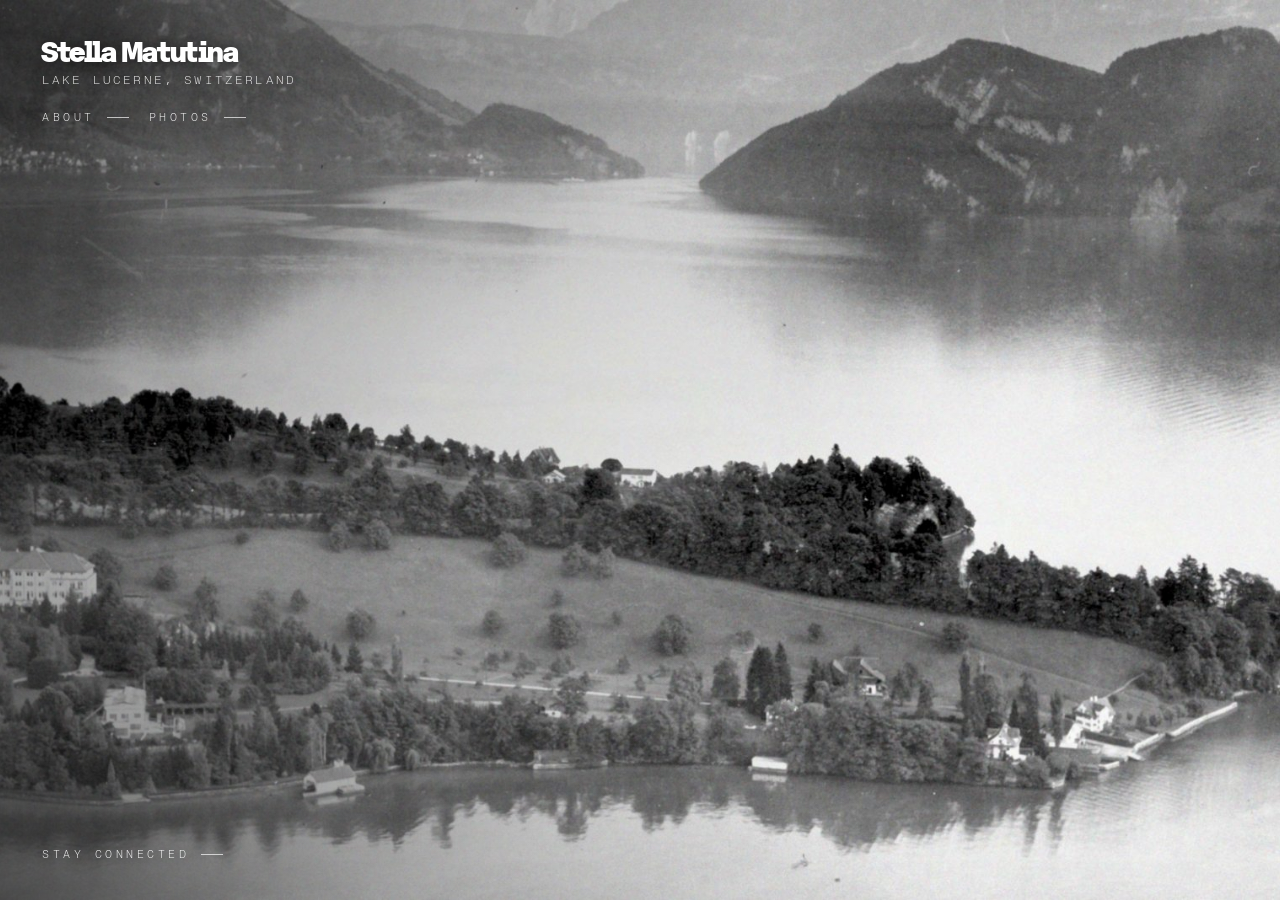
<file: index.html>
<!doctype html>
<html lang="en">
<head>
<meta charset="utf-8" />
<meta name="viewport" content="width=device-width, initial-scale=1, viewport-fit=cover" />
<title>Stella Matutina</title>
<link rel="icon" href="/favicon.ico" sizes="any" />
<link rel="icon" type="image/png" href="/assets/favicon-32.png" sizes="32x32" />
<link rel="apple-touch-icon" href="/assets/apple-touch-icon.png" />
<style>
  @font-face {
    font-family: 'Tofth Grotesk Mono';
    src: url('assets/Tofth-Grotesk-Mono.ttf') format('truetype');
    font-weight: 400;
    font-display: swap;
  }
  @font-face {
    font-family: 'Tofth Grotesk Semi Mono';
    src: url('assets/Tofth-Grotesk-Semi-Mono-Negative-Tracking.ttf') format('truetype');
    font-weight: 400;
    font-display: swap;
  }

  * { box-sizing: border-box; margin: 0; padding: 0; }

  html, body {
    height: 100%;
    overflow: hidden;
    background: #000;
    font-family: 'Tofth Grotesk Mono', ui-monospace, 'SF Mono', Menlo, monospace;
    color: #fff;
    -webkit-font-smoothing: antialiased;
    -moz-osx-font-smoothing: grayscale;
  }

  /* ============ B&W AERIAL BACKGROUND ============ */
  .bg-stage {
    position: fixed;
    inset: 0;
    overflow: hidden;
    z-index: 0;
    background: #000;
  }
  /* Tiny placeholder is rendered as a blurred-up background, so the screen is
     never blank while the full image streams in. */
  .bg-placeholder {
    position: absolute;
    inset: 0;
    background-size: cover;
    background-position: center;
    filter: blur(24px);
    transform: scale(1.08);
    transition: opacity 0.6s ease;
  }
  .bg-stage img {
    position: absolute;
    inset: 0;
    width: 100%;
    height: 100%;
    object-fit: cover;
    object-position: center;
    opacity: 0;
    transition: opacity 0.7s ease;
  }
  .bg-stage img.loaded { opacity: 1; }
  .bg-stage img.loaded ~ .bg-placeholder,
  .bg-stage.ready .bg-placeholder { opacity: 0; }
  /* Subtle vignette to anchor the top-left text */
  .bg-stage::after {
    content: '';
    position: absolute;
    inset: 0;
    background:
      linear-gradient(135deg, rgba(0,0,0,0.55) 0%, rgba(0,0,0,0.15) 38%, rgba(0,0,0,0) 65%);
    pointer-events: none;
  }

  /* ============ TOP-LEFT TEXT BLOCK ============ */
  .corner {
    position: fixed;
    top: 38px;
    left: 42px;
    z-index: 3;
    color: #fff;
    display: flex;
    flex-direction: column;
    gap: 6px;
    animation: fade 1.4s ease 0.2s both;
  }
  @keyframes fade { from { opacity: 0; transform: translateY(-4px); } to { opacity: 1; transform: none; } }

  .corner .title {
    font-family: 'Tofth Grotesk Semi Mono', 'Tofth Grotesk Mono', monospace;
    font-size: 28px;
    letter-spacing: 0.02em;
    line-height: 1.05;
    font-weight: 400;
    text-shadow: 0 1px 14px rgba(0,0,0,0.5);
  }
  .corner .place {
    font-family: 'Tofth Grotesk Mono', monospace;
    font-size: 12px;
    letter-spacing: 0.18em;
    text-transform: uppercase;
    color: rgba(255,255,255,0.85);
    text-shadow: 0 1px 12px rgba(0,0,0,0.5);
  }
  .corner .about {
    margin-top: 18px;
    background: transparent;
    border: none;
    padding: 0;
    color: #fff;
    cursor: pointer;
    font-family: 'Tofth Grotesk Mono', monospace;
    font-size: 11px;
    letter-spacing: 0.32em;
    text-transform: uppercase;
    text-decoration: none;
    display: inline-flex;
    align-items: center;
    gap: 12px;
    opacity: 0.9;
    transition: opacity 0.2s ease, gap 0.25s ease;
    text-shadow: 0 1px 12px rgba(0,0,0,0.5);
  }
  .corner .about::after {
    content: '';
    width: 22px;
    height: 1px;
    background: rgba(255,255,255,0.75);
    transition: width 0.25s ease;
  }
  .corner .about:hover { opacity: 1; gap: 16px; }
  .corner .about:hover::after { width: 32px; }
  .corner .about:focus-visible { outline: 1px dashed rgba(255,255,255,0.8); outline-offset: 6px; }
  .corner.hidden {
    opacity: 0;
    filter: blur(8px);
    pointer-events: none;
    transition: opacity 0.35s ease, filter 0.35s ease;
  }

  /* ============ MODAL ============ */
  .modal-wrap {
    position: fixed;
    inset: 0;
    z-index: 11;
    display: flex;
    align-items: flex-start;
    justify-content: center;
    padding: 40px 24px;
    pointer-events: none;
    overflow-y: auto;
    -webkit-overflow-scrolling: touch;
  }
  .modal-wrap.open { pointer-events: auto; }

  .modal {
    pointer-events: none;
    position: relative;
    width: 100%;
    max-width: 480px;
    color: #fff;
    margin-top: auto;
    margin-bottom: auto;
  }
  .modal.open { pointer-events: auto; }

  @property --b {
    syntax: '<length>';
    inherits: false;
    initial-value: 0px;
  }
  .modal-blur {
    position: fixed;
    inset: 0;
    background: rgba(0,0,0,0);
    --b: 0px;
    backdrop-filter: blur(var(--b));
    -webkit-backdrop-filter: blur(var(--b));
    transition: --b 0.9s ease, background 0.9s ease;
    pointer-events: none;
    -webkit-mask-image: radial-gradient(ellipse 70% 65% at 50% 50%,
      #000 0%,
      rgba(0,0,0,0.92) 42%,
      rgba(0,0,0,0.65) 62%,
      rgba(0,0,0,0.3) 80%,
      rgba(0,0,0,0.1) 92%,
      transparent 100%);
            mask-image: radial-gradient(ellipse 70% 65% at 50% 50%,
      #000 0%,
      rgba(0,0,0,0.92) 42%,
      rgba(0,0,0,0.65) 62%,
      rgba(0,0,0,0.3) 80%,
      rgba(0,0,0,0.1) 92%,
      transparent 100%);
  }
  .modal.open .modal-blur { --b: 26px; background: rgba(0,0,0,0.25); }

  .modal-content {
    position: relative;
    padding: 36px 36px 32px;
    text-shadow: 0 1px 12px rgba(0,0,0,0.45);
    opacity: 0;
    transform: translateY(6px);
    transition: opacity 0.5s ease 0.15s, transform 0.6s ease 0.15s;
  }
  .modal.open .modal-content { opacity: 1; transform: none; }

  .modal-close {
    position: absolute;
    top: 6px;
    right: 6px;
    width: 32px;
    height: 32px;
    background: transparent;
    border: none;
    cursor: pointer;
    color: #fff;
    font-family: 'Tofth Grotesk Mono', monospace;
    font-size: 22px;
    line-height: 1;
    display: flex;
    align-items: center;
    justify-content: center;
    transition: opacity 0.2s;
    opacity: 0.7;
    z-index: 5;
    /* Halo so the × is readable even if it sits over a bright part of the photo. */
    text-shadow: 0 0 12px rgba(0,0,0,0.7), 0 1px 2px rgba(0,0,0,0.6);
  }
  .modal-close:hover { opacity: 1; }

  .modal-image {
    width: 100%;
    aspect-ratio: 1 / 1.12;
    overflow: hidden;
    background: transparent;
    position: relative;
    border-radius: 14px;
  }
  .modal-image img {
    width: 100%;
    height: 100%;
    object-fit: cover;
    object-position: center;
    display: block;
  }

  .modal-body {
    padding-top: 28px;
    font-family: 'Tofth Grotesk Mono', monospace;
    font-size: 13px;
    line-height: 1.65;
    color: rgba(255,255,255,0.92);
    text-wrap: pretty;
  }
  .modal-body p + p { margin-top: 14px; }

  .modal-footer {
    margin-top: 28px;
    padding-top: 18px;
    border-top: 1px solid rgba(255,255,255,0.18);
    display: flex;
    align-items: center;
    justify-content: space-between;
    font-family: 'Tofth Grotesk Mono', monospace;
    font-size: 12px;
    letter-spacing: 0.06em;
  }
  .modal-footer .label {
    text-transform: uppercase;
    letter-spacing: 0.22em;
    font-size: 10px;
    color: rgba(255,255,255,0.5);
  }
  .modal-footer a {
    color: #fff;
    text-decoration: underline;
    text-decoration-thickness: 1px;
    text-underline-offset: 3px;
    transition: opacity 0.2s ease;
  }
  .modal-footer a:hover { opacity: 0.7; }

  .place-link {
    color: inherit;
    text-decoration: none;
    transition: opacity 0.2s ease;
  }
  .place-link:hover { opacity: 0.7; }

  .body-link {
    color: inherit;
    text-decoration: underline;
    text-decoration-thickness: 1px;
    text-underline-offset: 3px;
    transition: opacity 0.2s ease;
  }
  .body-link:hover { opacity: 0.7; }

  /* ============ MOBILE ============ */
  @media (max-width: 600px) {
    .bg-stage img { object-position: 20% center; }
    .bg-placeholder { background-position: 20% center; }
    .corner { top: 24px; left: 22px; }
    .corner .title { font-size: 22px; }
    .corner .place { font-size: 11px; letter-spacing: 0.16em; }
    .modal { max-width: 100%; }
    .modal-content {
      /* Extra top padding so the close × sits clear above the photo. */
      padding: 48px 24px 26px;
    }
    .modal-blur { inset: -80px -80px; }
    .modal-close {
      top: 8px;
      right: 8px;
    }
    .modal-footer { flex-direction: column; align-items: flex-start; gap: 6px; }
  }
</style>
<script data-goatcounter="https://stellaearth.goatcounter.com/count" async src="//gc.zgo.at/count.js"></script>
</head>
<body>

  <!-- B&W aerial background -->
  <div class="bg-stage" id="bgStage" aria-hidden="true">
    <img id="bgImg" src="assets/bw-aerial.jpg" alt="" decoding="async" fetchpriority="high" />
    <div class="bg-placeholder" id="bgPlaceholder"></div>
  </div>

  <!-- Top-left text block -->
  <div class="corner" id="corner">
    <div class="title">Stella Matutina</div>
    <div class="place"><a href="https://maps.app.goo.gl/kTwNNW23MgwFQ2BG6" target="_blank" rel="noopener" class="place-link">Lake Lucerne, Switzerland</a></div>
    <div style="display:flex;flex-direction:row;gap:20px;align-items:center;margin-top:18px;">
      <button class="about" id="aboutBtn" style="margin-top:0;" aria-haspopup="dialog">About</button>
      <a href="/photos" class="about" style="margin-top:0;">Photos</a>
    </div>
  </div>

  <!-- Modal -->
  <div class="modal-wrap" id="modalWrap" aria-hidden="true">
    <div class="modal" id="modal" role="dialog" aria-modal="true" aria-labelledby="modalTitle">
      <div class="modal-blur" aria-hidden="true"></div>
      <div class="modal-content">
        <button class="modal-close" id="modalClose" aria-label="Close">×</button>

        <div class="modal-image">
          <img src="assets/desk-view.jpg" alt="A desk by an open window overlooking Lake Lucerne" loading="lazy" decoding="async" />
        </div>

        <div class="modal-body" id="modalTitle">
          <p>Stella Matutina is a school of practice in formation on a <a href="https://maps.app.goo.gl/kTwNNW23MgwFQ2BG6" target="_blank" rel="noopener" class="body-link">quiet peninsula on Lake Lucerne</a> built around people who move between and beyond philosophy, art, science, business, and technology.</p>
          <p>For two centuries this site was under the care of The Sisters of Baldegg, who founded the region's first school for girls and went on to design a nearby convent with Marcel Breuer.</p>
          <p>Stella's next chapter is as an R&amp;D ecosystem that treats technology as a philosophical site: a place where foundational concepts that organise society such as intelligence, agency, and subjectivity come under strain and are discarded or renewed.</p>
<p>Stella is being designed in the belief that articulating new concepts, building prototypes, and designing institutions capable of sustaining them is one practice.</p>
          <p>We call this philosophical R&amp;D.</p>
        </div>

        <div class="modal-footer">
          <span class="label">Inquiries</span>
          <a href="mailto:info@stella.earth">info@stella.earth</a>
        </div>
      </div>
    </div>
  </div>

<script>
  // ── Background: show a tiny blurred placeholder instantly, fade to the full
  // image once it has fully decoded (prevents the line-by-line reveal). ──
  var TINY_BG = '[data-uri]';
  (function(){
    var bgImg = document.getElementById('bgImg');
    var ph = document.getElementById('bgPlaceholder');
    var stage = document.getElementById('bgStage');
    ph.style.backgroundImage = 'url("' + TINY_BG + '")';
    function reveal(){
      bgImg.classList.add('loaded');
      stage.classList.add('ready');
    }
    if (bgImg.complete && bgImg.naturalWidth > 0) {
      // Cached — still wait one frame so the placeholder paints.
      requestAnimationFrame(reveal);
    } else if (bgImg.decode) {
      bgImg.decode().then(reveal).catch(function(){
        bgImg.addEventListener('load', reveal, { once: true });
      });
    } else {
      bgImg.addEventListener('load', reveal, { once: true });
    }
  })();

  var aboutBtn = document.getElementById('aboutBtn');
  var corner = document.getElementById('corner');
  var modal = document.getElementById('modal');
  var modalWrap = document.getElementById('modalWrap');
  var closeBtn = document.getElementById('modalClose');

  function openModal() {
    corner.classList.add('hidden');
    modal.classList.add('open');
    modalWrap.classList.add('open');
    modalWrap.setAttribute('aria-hidden', 'false');
    modalWrap.scrollTop = 0;
  }
  function closeModal() {
    modal.classList.remove('open');
    modalWrap.classList.remove('open');
    corner.classList.remove('hidden');
    modalWrap.setAttribute('aria-hidden', 'true');
  }
  aboutBtn.addEventListener('click', openModal);
  closeBtn.addEventListener('click', closeModal);
  modalWrap.addEventListener('click', function(e) {
    if (e.target === modalWrap) closeModal();
  });
  document.addEventListener('keydown', function(e) {
    if (e.key === 'Escape') closeModal();
  });
</script>
<script src="/assets/signup.js" defer></script>
</body>
</html>
</file>
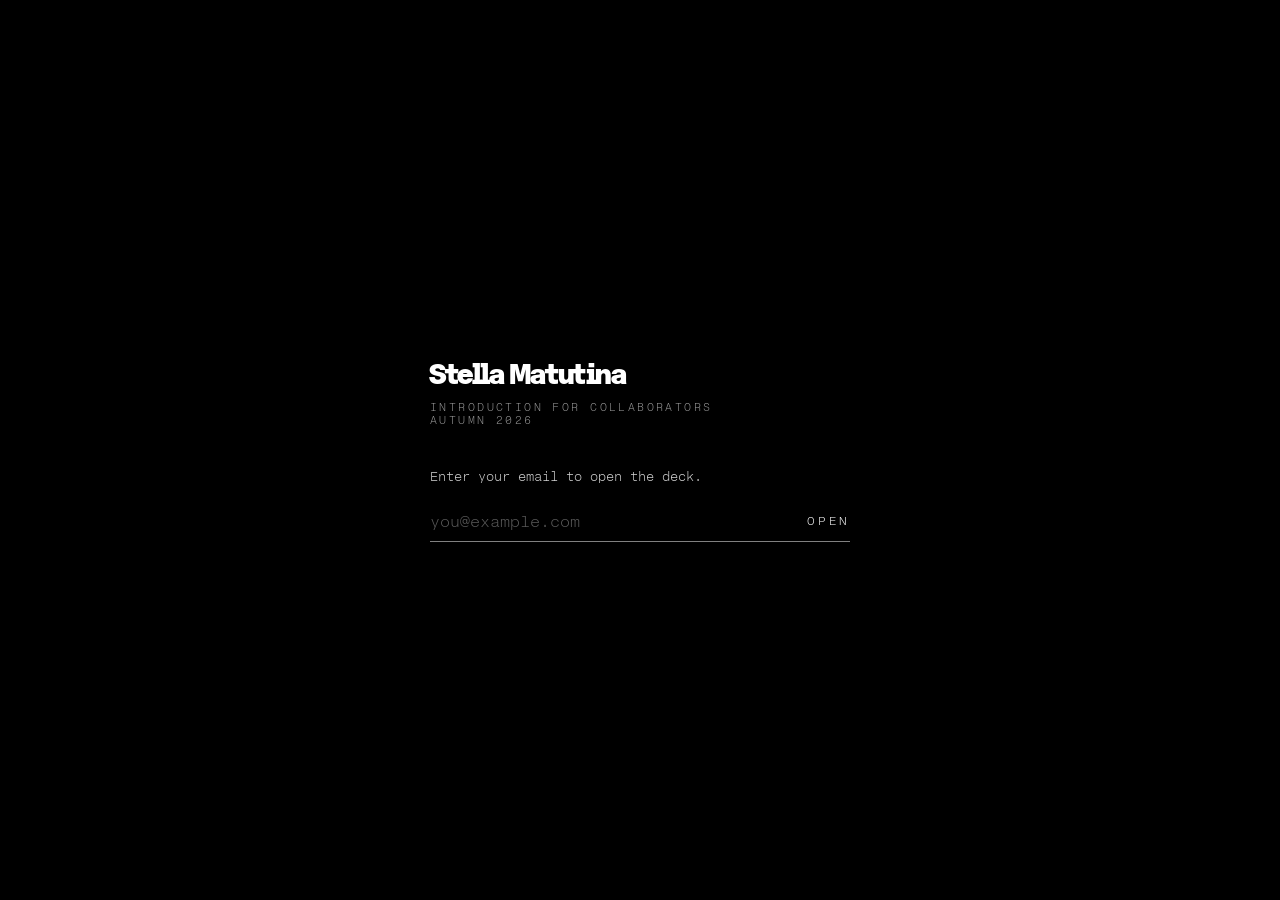
<file: introduction/index.html>
<!doctype html>
<html lang="en">
<head>
<meta charset="utf-8" />
<meta name="viewport" content="width=device-width, initial-scale=1, viewport-fit=cover" />
<meta name="robots" content="noindex, nofollow" />
<meta name="referrer" content="strict-origin-when-cross-origin" />
<title>Stella Matutina · Introduction</title>
<link rel="icon" href="/favicon.ico" sizes="any" />
<link rel="icon" type="image/png" href="/assets/favicon-32.png" sizes="32x32" />
<link rel="apple-touch-icon" href="/assets/apple-touch-icon.png" />
<style>
  @font-face {
    font-family: 'Tofth Grotesk Mono';
    src: url('../assets/Tofth-Grotesk-Mono.ttf') format('truetype');
    font-weight: 400;
    font-display: swap;
  }
  @font-face {
    font-family: 'Tofth Grotesk Semi Mono';
    src: url('../assets/Tofth-Grotesk-Semi-Mono-Negative-Tracking.ttf') format('truetype');
    font-weight: 400;
    font-display: swap;
  }

  * { box-sizing: border-box; margin: 0; padding: 0; }

  html, body {
    height: 100%;
    background: #000;
    color: #fff;
    font-family: 'Tofth Grotesk Mono', ui-monospace, 'SF Mono', Menlo, monospace;
    -webkit-font-smoothing: antialiased;
    -moz-osx-font-smoothing: grayscale;
    overflow: hidden;
  }

  [hidden] { display: none !important; }

  /* ============ EMAIL GATE ============ */
  .gate {
    position: fixed;
    inset: 0;
    display: flex;
    align-items: center;
    justify-content: center;
    padding: 24px 16px;
  }
  .gate form {
    width: 100%;
    max-width: 420px;
  }
  .gate .title {
    font-family: 'Tofth Grotesk Semi Mono', 'Tofth Grotesk Mono', monospace;
    font-size: 28px;
    letter-spacing: 0.02em;
  }
  .gate .sub {
    margin-top: 10px;
    font-size: 11px;
    letter-spacing: 0.22em;
    text-transform: uppercase;
    color: rgba(255,255,255,0.6);
  }
  .gate label {
    display: block;
    margin-top: 40px;
    font-size: 13px;
    line-height: 1.6;
    color: rgba(255,255,255,0.85);
  }
  .gate .row {
    display: flex;
    margin-top: 14px;
    border-bottom: 1px solid rgba(255,255,255,0.5);
  }
  .gate input[type=email] {
    flex: 1;
    min-width: 0;
    background: transparent;
    border: 0;
    outline: 0;
    color: #fff;
    font: inherit;
    font-size: 16px;
    padding: 10px 0;
  }
  .gate input::placeholder { color: rgba(255,255,255,0.35); }
  .gate button {
    background: transparent;
    border: 0;
    color: #fff;
    font: inherit;
    font-size: 12px;
    letter-spacing: 0.22em;
    text-transform: uppercase;
    padding: 10px 0 10px 16px;
    cursor: pointer;
  }
  .gate button:disabled { opacity: 0.4; cursor: default; }
    .gate .error {
    margin-top: 16px;
    font-size: 12px;
    color: #fff;
  }
  .hp { position: absolute; left: -9999px; width: 1px; height: 1px; opacity: 0; }

  /* ============ VIEWER ============ */
  .viewer {
    position: fixed;
    inset: 0;
    display: flex;
    flex-direction: column;
  }
  .stage {
    flex: 1;
    min-height: 0;
    display: flex;
    align-items: center;
    justify-content: center;
    padding: 16px;
    touch-action: pan-y pinch-zoom;
    user-select: none;
    -webkit-user-select: none;
  }
  /* The slide box keeps 16:9 and fits the space whichever side is tighter. */
  .slide {
    position: relative;
    width: min(100%, calc((100vh - 96px) * 16 / 9));
    width: min(100%, calc((100dvh - 96px) * 16 / 9));
    aspect-ratio: 16 / 9;
    background: #111;
  }
  .slide img {
    position: absolute;
    inset: 0;
    width: 100%;
    height: 100%;
    display: block;
    -webkit-user-drag: none;
  }
  .slide .loading {
    position: absolute;
    inset: 0;
    display: flex;
    align-items: center;
    justify-content: center;
    font-size: 11px;
    letter-spacing: 0.22em;
    text-transform: uppercase;
    color: rgba(255,255,255,0.5);
  }
  .slide a.hot {
    position: absolute;
    display: block;
    cursor: pointer;
  }
  .slide a.hot:focus-visible { outline: 1px solid #fff; outline-offset: 2px; }
  .side {
    position: absolute;
    top: 0;
    bottom: 0;
    width: 30%;
    cursor: pointer;
  }
  .side.prev { left: 0; }
  .side.next { right: 0; }

  .bar {
    flex: 0 0 auto;
    display: flex;
    align-items: center;
    justify-content: space-between;
    gap: 16px;
    padding: 0 16px calc(16px + env(safe-area-inset-bottom));
    font-size: 11px;
    letter-spacing: 0.22em;
    text-transform: uppercase;
    color: rgba(255,255,255,0.6);
  }
  .bar button {
    background: transparent;
    border: 0;
    color: #fff;
    font: inherit;
    letter-spacing: inherit;
    text-transform: inherit;
    padding: 8px 0;
    cursor: pointer;
  }
  .bar button:disabled { opacity: 0.3; cursor: default; }
  .bar .count { font-variant-numeric: tabular-nums; }
  .bar .nav { display: flex; gap: 24px; }

  /* ============ PHONE FEED ============ */
  /* On phones the slides sit edge to edge in one native scroll: a vertical feed held
     upright, and one slide per screen, swiped sideways, when turned. Pinch zoom is left on. */
  .feed {
    position: fixed;
    inset: 0;
    display: flex;
    overflow: auto;
    overscroll-behavior: contain;
    -webkit-overflow-scrolling: touch;
    scrollbar-width: none;
    background: #000;
  }
  .feed::-webkit-scrollbar { display: none; }
  .card {
    position: relative;
    flex: 0 0 auto;
    display: flex;
    align-items: center;
    justify-content: center;
  }
  .frame {
    position: relative;
    width: 100%;
    aspect-ratio: 16 / 9;
    background: #0b0b0b;
  }
  .frame img {
    position: absolute;
    inset: 0;
    width: 100%;
    height: 100%;
    display: block;
    opacity: 0;
    transition: opacity 0.35s ease;
    -webkit-user-drag: none;
  }
  .frame img.on { opacity: 1; }
  .frame .wait {
    position: absolute;
    inset: 0;
    display: flex;
    align-items: center;
    justify-content: center;
  }

  /* ============ LOADING ============ */
  .wait, .boot {
    font-size: 11px;
    letter-spacing: 0.22em;
    text-transform: uppercase;
    color: rgba(255,255,255,0.7);
  }
  .wait span, .boot span { animation: pulse 1.4s ease-in-out infinite; }
  .wait span:nth-child(2), .boot span:nth-child(2) { animation-delay: 0.2s; }
  .wait span:nth-child(3), .boot span:nth-child(3) { animation-delay: 0.4s; }
  @keyframes pulse { 0%, 100% { opacity: 0.15; } 50% { opacity: 1; } }
  .boot {
    position: fixed;
    inset: 0;
    display: flex;
    align-items: center;
    justify-content: center;
  }
  .frame a.hot { position: absolute; display: block; }
  .feed {
    flex-direction: row;
    overflow-y: hidden;
    scroll-snap-type: x mandatory;
  }
  .card {
    width: 100vw;
    height: 100vh;
    height: 100dvh;
    scroll-snap-align: center;
    scroll-snap-stop: always;
  }
  .frame { width: min(100vw, calc(100dvh * 16 / 9)); }
  .hint {
    position: fixed;
    left: 0;
    right: 0;
    bottom: calc(28px + env(safe-area-inset-bottom));
    text-align: center;
    font-size: 11px;
    letter-spacing: 0.22em;
    text-transform: uppercase;
    color: rgba(255,255,255,0.5);
    pointer-events: none;
    transition: opacity 0.4s ease;
  }
  .hint.gone { opacity: 0; }
  @media (orientation: landscape) { .hint { display: none; } }
</style>
</head>
<body>

<div class="boot" id="boot" hidden>Opening the deck<span>.</span><span>.</span><span>.</span></div>

<section class="gate" id="gate" hidden>
  <form id="gate-form" novalidate>
    <div class="title">Stella Matutina</div>
    <div class="sub">Introduction for collaborators<br />Autumn 2026</div>
    <label for="email">Enter your email to open the deck.</label>
    <div class="row">
      <input type="email" id="email" name="email" autocomplete="email" placeholder="you@example.com" required />
      <button type="submit" id="go">Open</button>
    </div>
    <input class="hp" type="text" name="website" id="website" tabindex="-1" autocomplete="off" aria-hidden="true" />
    <p class="error" id="error" role="alert" hidden></p>
  </form>
</section>

<section class="viewer" id="viewer" hidden>
  <div class="stage" id="stage">
    <div class="slide" id="slide">
      <div class="loading wait" id="loading">Loading<span>.</span><span>.</span><span>.</span></div>
      <img id="img" alt="" draggable="false" />
      <div class="side prev" id="side-prev" aria-hidden="true"></div>
      <div class="side next" id="side-next" aria-hidden="true"></div>
      <div id="hots"></div>
    </div>
  </div>
  <div class="bar">
    <span>Stella Matutina</span>
    <span class="count" id="count"></span>
    <span class="nav">
      <button type="button" id="prev" aria-label="Previous slide">Prev</button>
      <button type="button" id="next" aria-label="Next slide">Next</button>
    </span>
  </div>
</section>

<section class="feed" id="feed" hidden></section>
<div class="hint" id="hint" hidden>Swipe for the next slide</div>

<script>
(function () {
  // The Apps Script web app URL (ends in /exec). Filled in after it is deployed.
  var ENDPOINT = 'https://script.google.com/macros/s/AKfycbxrI3tKNypquEkAq6G1e9E9Epot_NxO0XdcZc5aTCVgRy8WQ21rCyPaRn0_BlAmGcI/exec';
  var params = new URLSearchParams(location.search);
  if (/^(localhost|127\.0\.0\.1)$/.test(location.hostname) && params.get('api')) ENDPOINT = params.get('api');

  // Link areas copied from the PDF, as percentages of the slide: [left, top, width, height, url].
  var LINKS = {
    5: [
      [51.35, 91.02, 4.64, 3.06, 'https://sarahdrinkwater.substack.com/p/stella-july-2026'],
      [57.81, 91.02, 4.58, 3.06, 'https://nationofartisans.substack.com/p/artisanal-intelligence-at-stella'],
      [66.98, 91.02, 4.64, 3.06, 'https://theonebodyproblem.substack.com/p/stella-matutina']
    ],
    6: [
      [6.67, 36.57, 11.04, 2.78, 'https://www.linkedin.com/in/tobias-rees-abb73024/'],
      [6.67, 44.63, 4.58, 3.06, 'https://berggruen.org/eu/news/transformations-of-the-human-tofth-graduates-from-the-berggruen-institute-and-launches-tofth-school'],
      [12.19, 44.63, 17.45, 3.06, 'https://berggruen.org/'],
      [6.67, 53.15, 5.52, 3.06, 'https://research.google/blog/responsible-ai-at-google-research-technology-ai-society-and-culture/'],
      [13.07, 53.15, 14.74, 3.06, 'https://ai2050.schmidtsciences.org/fellow/tobias-rees/'],
      [28.7, 53.15, 5.52, 3.06, 'https://www.mcgill.ca/gmh/people-profiles/faculty/tobias-rees-phd'],
      [37.45, 36.57, 11.61, 2.78, 'https://www.linkedin.com/in/haley-albert-a54731a7/'],
      [37.45, 44.63, 10.1, 3.06, 'https://antikythera.org/'],
      [48.49, 44.63, 7.34, 3.06, 'https://curative.com/'],
      [37.45, 53.15, 20.21, 3.06, 'https://www.reidhoffman.org/'],
      [66.67, 36.57, 14.95, 2.78, 'https://www.linkedin.com/in/sylvanr/'],
      [66.67, 44.63, 10.99, 3.06, 'https://restlessegg.com/'],
      [66.67, 53.15, 17.45, 3.06, 'https://www.joinef.com/']
    ]
  };

  var KEY = 'stella-deck-email';
  // Phones get the feed; tablets and computers get the one-slide viewer.
  var PHONE = window.matchMedia('(pointer: coarse)').matches && Math.min(screen.width, screen.height) < 600;
  var $ = function (id) { return document.getElementById(id); };

  var session = null;
  var count = 0;
  var current = 1;
  var images = {};   // slide number -> data URL
  var pending = {};  // slide number -> promise
  var shownAt = null; // when the current slide became visible
  var queue = [];     // timing stretches not yet sent
  var prefetched = false;

  function store(k, v) { try { v == null ? localStorage.removeItem(k) : localStorage.setItem(k, v); } catch (e) {} }
  function load(k) { try { return localStorage.getItem(k); } catch (e) { return null; } }

  function post(body, keepalive) {
    return fetch(ENDPOINT, {
      method: 'POST',
      headers: { 'Content-Type': 'text/plain;charset=utf-8' },
      body: JSON.stringify(body),
      keepalive: !!keepalive
    }).then(function (r) { return r.json(); });
  }

  // ---------- gate ----------
  function showGate(message) {
    $('viewer').hidden = true;
    $('feed').hidden = true;
    $('boot').hidden = true;
    $('gate').hidden = false;
    var saved = params.get('e') || load(KEY) || '';
    if (saved && !$('email').value) $('email').value = saved;
    if (message) { $('error').textContent = message; $('error').hidden = false; }
    $('email').focus();
  }

  // Phones get the lighter 1440-pixel slides.
  var SIZE = PHONE ? 's' : '';
  function firstSlide() {
    var h = parseInt((location.hash || '').slice(1), 10);
    return h >= 1 ? h : 1;
  }

  // withFirst asks for the opening slide in the same reply, to save a round trip.
  function start(email, withFirst) {
    $('go').disabled = true;
    $('go').textContent = 'Opening';
    $('error').hidden = true;
    return post({
      action: 'start',
      email: email,
      website: $('website').value,
      ref: params.get('r') || '',
      device: navigator.userAgent,
      referrer: document.referrer,
      first: withFirst ? firstSlide() : 0,
      size: SIZE
    }).then(function (res) {
      $('go').disabled = false;
      $('go').textContent = 'Open';
      if (!res.ok) throw new Error(res.error || 'Please try again.');
      session = res.session;
      count = res.count;
      if (res.image && withFirst) images[firstSlide()] = res.image;
      store(KEY, email);
      return res;
    }, function () {
      $('go').disabled = false;
      $('go').textContent = 'Open';
      throw new Error('Could not reach the deck. Please try again.');
    });
  }

  $('gate-form').addEventListener('submit', function (ev) {
    ev.preventDefault();
    var email = $('email').value.trim();
    if (!/^[^@\s]+@[^@\s]+\.[^@\s]+$/.test(email)) {
      $('error').textContent = 'Please enter a valid email address.';
      $('error').hidden = false;
      return;
    }
    start(email, true).then(openViewer, function (err) {
      $('error').textContent = err.message;
      $('error').hidden = false;
    });
  });

  // ---------- slides ----------
  // A session lasts a few hours. If it has lapsed, start a new one with the saved email.
  function fetchSlide(n) {
    if (images[n]) return Promise.resolve(images[n]);
    if (pending[n]) return pending[n];
    pending[n] = post({ action: 'slide', session: session, n: n, size: SIZE }).then(function (res) {
      if (res.expired) {
        var email = load(KEY);
        if (!email) throw new Error('expired');
        return start(email).then(function () { delete pending[n]; return fetchSlide(n); });
      }
      if (!res.ok) throw new Error(res.error || 'Could not load the slide.');
      images[n] = res.image;
      return res.image;
    });
    pending[n].catch(function () { delete pending[n]; });
    return pending[n];
  }

  // Fetch every slide in the background, nearest to the open one first, a few at a time.
  function loadAll(first, task) {
    var order = [];
    for (var i = 1; i <= count; i++) order.push(i);
    order.sort(function (a, b) { return Math.abs(a - first) - Math.abs(b - first) || a - b; });
    var next = 0;
    function worker() {
      if (next >= order.length) return;
      return task(order[next++]).then(worker, worker);
    }
    for (var k = 0; k < 3; k++) worker();
  }

  function openViewer() {
    $('gate').hidden = true;
    $('boot').hidden = true;
    var fromHash = parseInt((location.hash || '').slice(1), 10);
    var first = fromHash >= 1 && fromHash <= count ? fromHash : 1;
    if (PHONE) return openFeed(first);
    $('viewer').hidden = false;
    go(first);
  }

  // ---------- phone feed ----------
  function openFeed(first) {
    var feed = $('feed');
    feed.innerHTML = '';
    feed.hidden = false;
    $('hint').hidden = first !== 1;
    current = first;
    var cards = [];
    for (var n = 1; n <= count; n++) {
      var card = document.createElement('div');
      card.className = 'card';
      card.dataset.n = n;
      var frame = document.createElement('div');
      frame.className = 'frame';
      var wait = document.createElement('div');
      wait.className = 'wait';
      wait.innerHTML = 'Loading<span>.</span><span>.</span><span>.</span>';
      frame.appendChild(wait);
      var img = document.createElement('img');
      img.alt = 'Slide ' + n;
      img.draggable = false;
      frame.appendChild(img);
      drawLinks(n, frame);
      card.appendChild(frame);
      feed.appendChild(card);
      cards.push(card);
    }

    loadAll(first, function (n) { return showCard(cards[n - 1], n); });
    cards[first - 1].scrollIntoView({ block: 'center', inline: 'center' });

    // The slide nearest the middle of the screen is the one being read.
    var turning = false, ticking = false;
    function pickCurrent() {
      ticking = false;
      if (turning) return;
      var box = feed.getBoundingClientRect();
      var cx = box.left + box.width / 2, cy = box.top + box.height / 2;
      var best = current, bestD = Infinity;
      cards.forEach(function (c, i) {
        var r = c.getBoundingClientRect();
        var d = Math.abs(r.left + r.width / 2 - cx) + Math.abs(r.top + r.height / 2 - cy);
        if (d < bestD) { bestD = d; best = i + 1; }
      });
      if (best === current) return;
      $('hint').className = 'hint gone';
      endStretch();
      current = best;
      history.replaceState(null, '', location.pathname + location.search + '#' + best);
      beginStretch();
    }
    feed.addEventListener('scroll', function () {
      if (!ticking) { ticking = true; requestAnimationFrame(pickCurrent); }
    }, { passive: true });

    // Keep the same slide in view when the phone is turned.
    var settle;
    window.addEventListener('resize', function () {
      turning = true;
      clearTimeout(settle);
      settle = setTimeout(function () {
        cards[current - 1].scrollIntoView({ block: 'center', inline: 'center' });
        setTimeout(function () { turning = false; }, 250);
      }, 150);
    });
  }

  function showCard(card, n) {
    var img = card.querySelector('img');
    return fetchSlide(n).then(function (src) {
      img.onload = function () { img.className = 'on'; };
      img.src = src;
      if (n === current) beginStretch();
    }, function (err) {
      if (err.message === 'expired') return showGate('Please enter your email again.');
      setTimeout(function () { showCard(card, n); }, 3000);
    });
  }

  function go(n) {
    if (n < 1 || n > count) return;
    if (n !== current) endStretch();
    current = n;
    $('count').textContent = n + ' / ' + count;
    $('prev').disabled = n === 1;
    $('next').disabled = n === count;
    $('side-prev').hidden = n === 1;
    $('side-next').hidden = n === count;
    history.replaceState(null, '', location.pathname + location.search + '#' + n);

    $('img').hidden = true;
    $('loading').hidden = false;
    $('hots').innerHTML = '';
    fetchSlide(n).then(function (src) {
      if (current !== n) return;
      $('img').src = src;
      $('img').alt = 'Slide ' + n;
      $('img').hidden = false;
      $('loading').hidden = true;
      drawLinks(n, $('hots'));
      beginStretch();
      if (!prefetched) {
        prefetched = true;
        loadAll(n, function (m) { return fetchSlide(m); });
      }
    }, function (err) {
      if (err.message === 'expired') return showGate('Please enter your email again.');
      $('loading').textContent = 'Could not load this slide. Try again.';
    });
  }

  function drawLinks(n, into) {
    (LINKS[n] || []).forEach(function (l) {
      var a = document.createElement('a');
      a.className = 'hot';
      a.href = l[4];
      a.target = '_blank';
      a.rel = 'noopener';
      a.setAttribute('aria-label', l[4].replace(/^https:\/\/(www\.)?/, ''));
      a.style.left = l[0] + '%';
      a.style.top = l[1] + '%';
      a.style.width = l[2] + '%';
      a.style.height = l[3] + '%';
      into.appendChild(a);
    });
  }

  // ---------- timing ----------
  // Time counts only while someone is actually there: the slide is on screen, the page is
  // visible and in focus, and they have touched, scrolled, moved the mouse or pressed a key
  // within the last minute. A tab left open on the last slide stops counting after that minute.
  var IDLE_MS = 60000;
  if (/^(localhost|127\.0\.0\.1)$/.test(location.hostname) && params.get('idle')) IDLE_MS = +params.get('idle');
  var lastActive = Date.now();

  function present() {
    return document.visibilityState === 'visible' && document.hasFocus() && Date.now() - lastActive < IDLE_MS;
  }

  function beginStretch() {
    if (shownAt === null && images[current] && present()) shownAt = Date.now();
  }

  function endStretch() {
    if (shownAt === null) return;
    var end = Math.min(Date.now(), lastActive + IDLE_MS);
    var seconds = Math.round((end - shownAt) / 1000);
    shownAt = null;
    if (seconds >= 1) queue.push({ slide: current, seconds: seconds });
  }

  function active() {
    lastActive = Date.now();
    beginStretch();
  }
  ['pointerdown', 'pointermove', 'touchstart', 'keydown', 'wheel'].forEach(function (t) {
    document.addEventListener(t, active, { passive: true, capture: true });
  });
  $('feed').addEventListener('scroll', active, { passive: true });
  window.addEventListener('focus', active);
  window.addEventListener('blur', function () { endStretch(); flush(false); });

  function flush(closing) {
    if (!session || !queue.length) return;
    var body = { action: 'time', session: session, segments: queue.splice(0, queue.length) };
    if (closing && navigator.sendBeacon) {
      navigator.sendBeacon(ENDPOINT, new Blob([JSON.stringify(body)], { type: 'text/plain;charset=utf-8' }));
    } else {
      post(body, closing).then(function (res) {
        if (res && res.expired) {
          var email = load(KEY);
          if (email) start(email).then(function () { body.session = session; post(body); });
        }
      }).catch(function () { queue = body.segments.concat(queue); });
    }
  }

  document.addEventListener('visibilitychange', function () {
    if (document.visibilityState === 'hidden') { endStretch(); flush(true); }
    else active();
  });
  window.addEventListener('pagehide', function () { endStretch(); flush(true); });
  // Send what has built up every half minute, so a crash loses little.
  setInterval(function () {
    if (shownAt !== null) { endStretch(); beginStretch(); }
    flush(false);
  }, 30000);
  // Close a stretch soon after someone goes idle, rather than waiting for the next send.
  setInterval(function () {
    if (shownAt !== null && !present()) endStretch();
  }, 5000);

  // ---------- navigation ----------
  function step(d) { endStretch(); flush(false); go(current + d); }
  $('prev').addEventListener('click', function () { step(-1); });
  $('next').addEventListener('click', function () { step(1); });
  $('side-prev').addEventListener('click', function () { step(-1); });
  $('side-next').addEventListener('click', function () { step(1); });

  document.addEventListener('keydown', function (ev) {
    var k = ev.key;
    if ($('viewer').hidden) return;
    if ((k === 'Enter' || k === ' ') && /^(A|BUTTON)$/.test(ev.target.tagName)) return;
    if (k === 'ArrowRight' || k === 'PageDown' || k === ' ' || k === 'Enter') { ev.preventDefault(); step(1); }
    else if (k === 'ArrowLeft' || k === 'PageUp') { ev.preventDefault(); step(-1); }
    else if (k === 'Home') { ev.preventDefault(); step(1 - current); }
    else if (k === 'End') { ev.preventDefault(); step(count - current); }
  });

  var touchX = null;
  $('stage').addEventListener('touchstart', function (ev) { touchX = ev.touches[0].clientX; }, { passive: true });
  $('stage').addEventListener('touchend', function (ev) {
    if (touchX === null) return;
    var dx = ev.changedTouches[0].clientX - touchX;
    touchX = null;
    if (Math.abs(dx) > 40) step(dx < 0 ? 1 : -1);
  });

  // ---------- begin ----------
  // Someone who has opened it before on this device goes straight to the slides.
  var known = load(KEY);
  if (known && (!params.get('e') || params.get('e').toLowerCase() === known.toLowerCase())) {
    $('boot').hidden = false;
    start(known, true).then(openViewer, function () { showGate(); });
  } else {
    showGate();
  }
})();
</script>
</body>
</html>
</file>
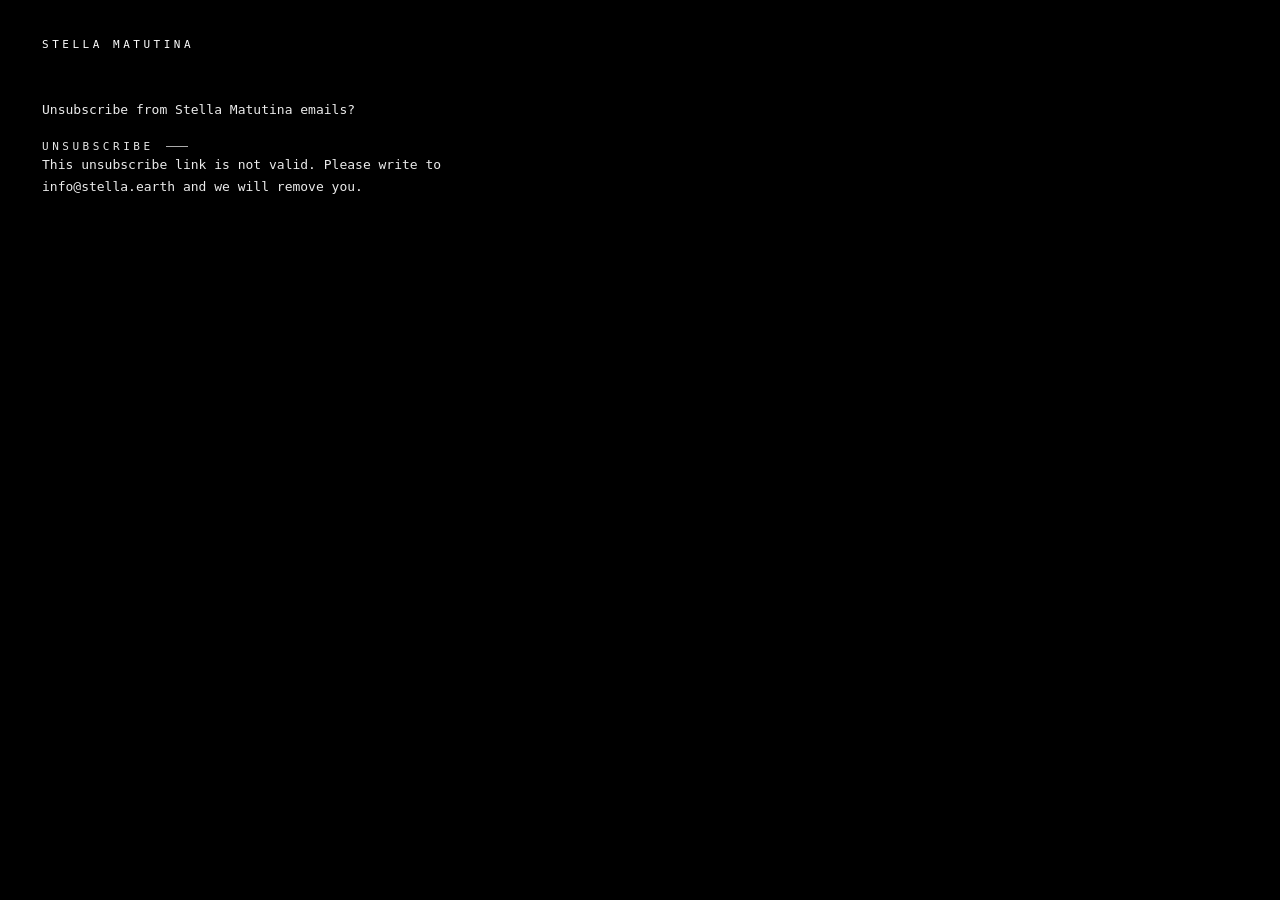
<file: _mailing-list/Unsubscribe.html>
<!doctype html>
<html>
<head>
<base target="_top">
<style>
  @font-face {
    font-family: 'Tofth Grotesk Mono';
    src: url('https://stella.earth/assets/Tofth-Grotesk-Mono.ttf') format('truetype');
    font-display: swap;
  }
  * { box-sizing: border-box; margin: 0; padding: 0; }
  html, body { min-height: 100%; background: #000; color: #fff; }
  body {
    font-family: 'Tofth Grotesk Mono', ui-monospace, 'SF Mono', Menlo, monospace;
    -webkit-font-smoothing: antialiased;
    padding: 38px 42px;
  }
  .title { font-size: 11px; letter-spacing: 0.32em; text-transform: uppercase; margin-bottom: 48px; }
  .title a { color: #fff; text-decoration: none; }
  p { font-size: 13px; line-height: 1.65; max-width: 420px; color: rgba(255,255,255,0.92); }
  p + p, p + button { margin-top: 20px; }
  button {
    background: none; border: none; padding: 0; color: #fff; cursor: pointer;
    font: inherit; font-size: 11px; letter-spacing: 0.32em; text-transform: uppercase;
    display: inline-flex; align-items: center; gap: 12px; opacity: 0.9;
    transition: opacity 0.2s ease, gap 0.25s ease;
  }
  button::after { content: ''; width: 22px; height: 1px; background: rgba(255,255,255,0.75); transition: width 0.25s ease; }
  button:hover { opacity: 1; gap: 16px; }
  button:hover::after { width: 32px; }
  button:disabled { opacity: 0.4; cursor: default; }
  @media (max-width: 600px) { body { padding: 24px 22px; } }
</style>
<link rel="icon" href="/favicon.ico" sizes="any" />
<link rel="icon" type="image/png" href="/assets/favicon-32.png" sizes="32x32" />
<link rel="apple-touch-icon" href="/assets/apple-touch-icon.png" />
</head>
<body>
  <div class="title"><a href="https://stella.earth">Stella Matutina</a></div>
  <? if (valid) { ?>
    <div id="ask">
      <p>Unsubscribe <?= email ?> from Stella Matutina emails?</p>
      <button id="go" type="button">Unsubscribe</button>
    </div>
    <p id="done" hidden>You have been unsubscribed. You can sign up again any time at stella.earth.</p>
    <p id="err" hidden>Something went wrong. Please write to info@stella.earth and we will remove you.</p>
    <script>
      var email = <?!= JSON.stringify(email) ?>;
      var token = <?!= JSON.stringify(token) ?>;
      document.getElementById('go').addEventListener('click', function () {
        this.disabled = true;
        google.script.run
          .withSuccessHandler(function () {
            document.getElementById('ask').hidden = true;
            document.getElementById('done').hidden = false;
          })
          .withFailureHandler(function () {
            document.getElementById('ask').hidden = true;
            document.getElementById('err').hidden = false;
          })
          .unsubscribe(email, token);
      });
    </script>
  <? } else { ?>
    <p>This unsubscribe link is not valid. Please write to info@stella.earth and we will remove you.</p>
  <? } ?>
</body>
</html>
</file>
